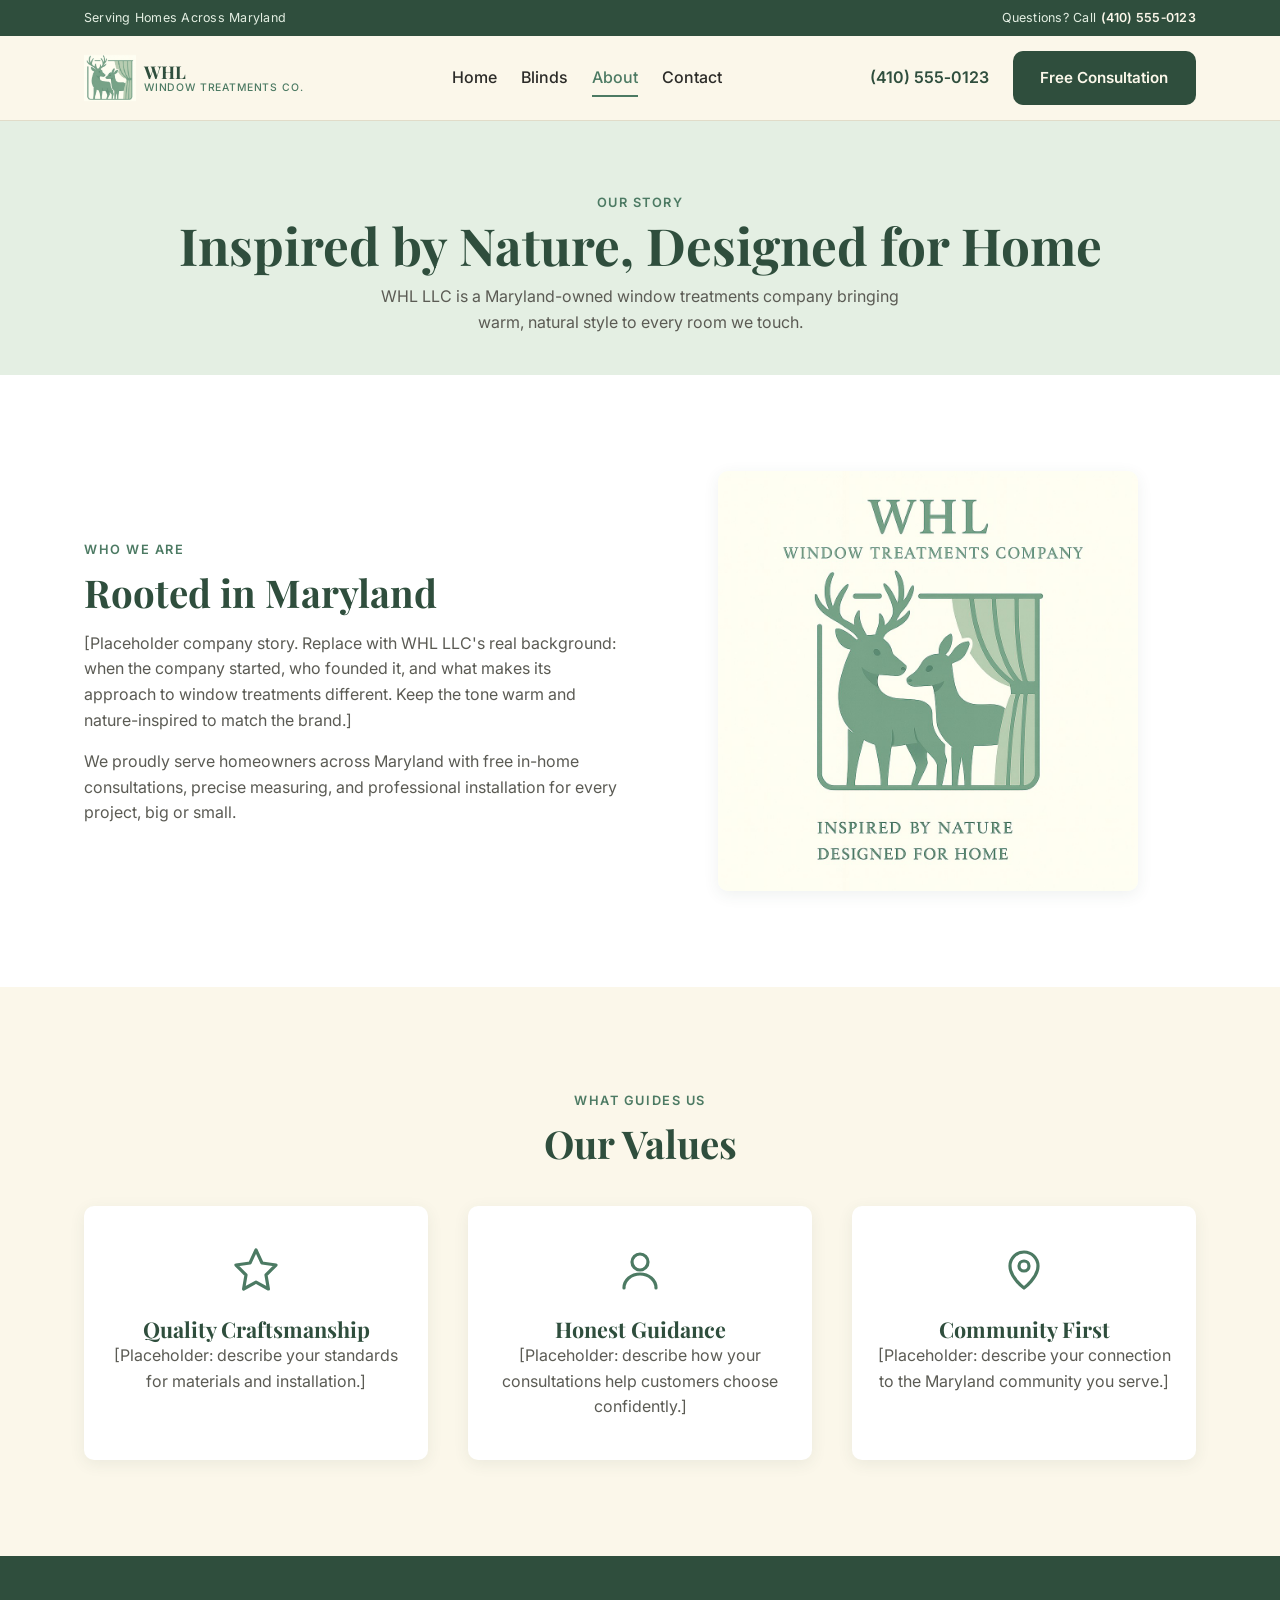
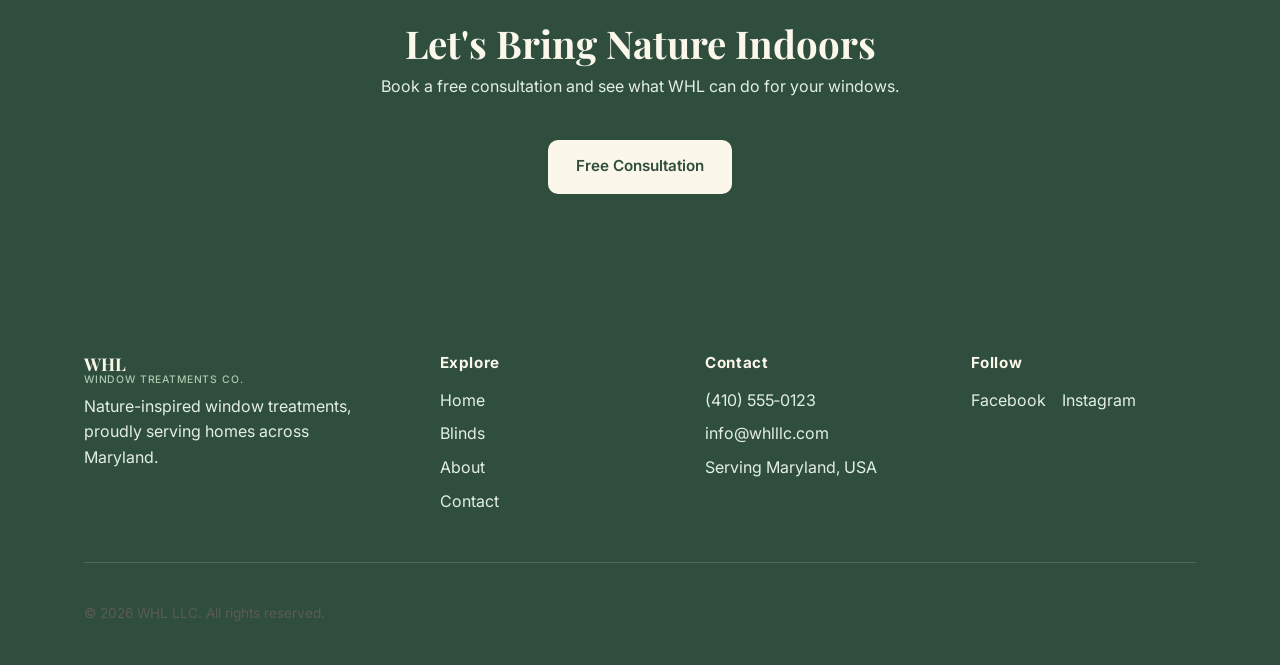
<file: about.html>
<!DOCTYPE html>
<html lang="en">
<head>
  <meta charset="UTF-8" />
  <meta name="viewport" content="width=device-width, initial-scale=1.0" />
  <title>About Us | WHL LLC</title>
  <meta name="description" content="WHL LLC is a Maryland-based window treatments company inspired by nature and designed for home." />

  <link rel="preconnect" href="https://fonts.googleapis.com" />
  <link href="https://fonts.googleapis.com/css2?family=Playfair+Display:wght@700&family=Inter:wght@400;500;600;700&display=swap" rel="stylesheet" />

  <link rel="icon" href="assets/images/logo/whl-icon.png" type="image/png" />
  <link rel="stylesheet" href="css/styles.css" />
</head>
<body>

  <div class="topbar">
    <div class="container topbar__inner">
      <span>Serving Homes Across Maryland</span>
      <span>Questions? Call <a href="tel:+14105550123">(410)&nbsp;555&#8209;0123</a></span>
    </div>
  </div>

  <header class="site-header">
    <div class="container site-header__inner">
      <a href="index.html" class="brand">
        <img src="assets/images/logo/whl-icon.png" alt="WHL LLC logo" />
        <span class="brand-text">WHL<span>Window Treatments Co.</span></span>
      </a>
      <nav class="main-nav" data-open="false">
        <ul>
          <li><a href="index.html">Home</a></li>
          <li><a href="products.html">Blinds</a></li>
          <li><a href="about.html">About</a></li>
          <li><a href="contact.html">Contact</a></li>
        </ul>
        <a href="mailto:info@whlllc.com?subject=Free%20Consultation%20Request" class="btn btn--primary nav-cta-mobile">Free Consultation</a>
      </nav>
      <div class="header-actions">
        <a href="tel:+14105550123" class="header-phone">(410)&nbsp;555&#8209;0123</a>
        <a href="mailto:info@whlllc.com?subject=Free%20Consultation%20Request" class="btn btn--primary">Free Consultation</a>
        <button type="button" class="nav-toggle" aria-label="Toggle navigation" aria-expanded="false">
          <svg viewBox="0 0 24 24" fill="none" stroke="currentColor" stroke-width="2" stroke-linecap="round">
            <line x1="3" y1="6" x2="21" y2="6" /><line x1="3" y1="12" x2="21" y2="12" /><line x1="3" y1="18" x2="21" y2="18" />
          </svg>
        </button>
      </div>
    </div>
  </header>

  <main>

    <section class="page-header">
      <div class="container">
        <p class="eyebrow">Our Story</p>
        <h1>Inspired by Nature, Designed for Home</h1>
        <p>WHL LLC is a Maryland-owned window treatments company bringing warm, natural style to every room we touch.</p>
      </div>
    </section>

    <section class="section section--white">
      <div class="container grid grid--2 grid--middle">
        <div class="text-stack">
          <p class="eyebrow">Who We Are</p>
          <h2>Rooted in Maryland</h2>
          <p>
            [Placeholder company story. Replace with WHL LLC's real background:
            when the company started, who founded it, and what makes its
            approach to window treatments different. Keep the tone warm and
            nature-inspired to match the brand.]
          </p>
          <p>
            We proudly serve homeowners across Maryland with free in-home
            consultations, precise measuring, and professional installation
            for every project, big or small.
          </p>
        </div>
        <div>
          <img src="assets/images/logo/whl-logo-full.jpg" alt="WHL LLC logo: a deer and fawn beside a curtained window, with the tagline Inspired by Nature, Designed for Home" class="framed-image" />
        </div>
      </div>
    </section>

    <section class="section">
      <div class="container">
        <div class="section-heading">
          <p class="eyebrow">What Guides Us</p>
          <h2>Our Values</h2>
        </div>
        <div class="grid grid--3">
          <div class="card tile-card">
            <svg class="tile-card__icon" viewBox="0 0 24 24" fill="none" stroke="currentColor" stroke-width="1.6" stroke-linecap="round" stroke-linejoin="round">
              <path d="M12 2l3 6.5 7 1-5 5 1.2 7-6.2-3.4L5.8 21.5 7 14.5l-5-5 7-1z" />
            </svg>
            <h3>Quality Craftsmanship</h3>
            <p>[Placeholder: describe your standards for materials and installation.]</p>
          </div>
          <div class="card tile-card">
            <svg class="tile-card__icon" viewBox="0 0 24 24" fill="none" stroke="currentColor" stroke-width="1.6" stroke-linecap="round" stroke-linejoin="round">
              <circle cx="12" cy="8" r="4" /><path d="M4 21c0-3.9 3.6-7 8-7s8 3.1 8 7" />
            </svg>
            <h3>Honest Guidance</h3>
            <p>[Placeholder: describe how your consultations help customers choose confidently.]</p>
          </div>
          <div class="card tile-card">
            <svg class="tile-card__icon" viewBox="0 0 24 24" fill="none" stroke="currentColor" stroke-width="1.6" stroke-linecap="round" stroke-linejoin="round">
              <path d="M12 21s-7-5.2-7-11a7 7 0 1 1 14 0c0 5.8-7 11-7 11z" /><circle cx="12" cy="10" r="2.5" />
            </svg>
            <h3>Community First</h3>
            <p>[Placeholder: describe your connection to the Maryland community you serve.]</p>
          </div>
        </div>
      </div>
    </section>

    <section class="cta-band">
      <div class="container">
        <h2>Let's Bring Nature Indoors</h2>
        <p>Book a free consultation and see what WHL can do for your windows.</p>
        <a href="mailto:info@whlllc.com?subject=Free%20Consultation%20Request" class="btn btn--light">Free Consultation</a>
      </div>
    </section>

  </main>

  <footer class="site-footer">
    <div class="container">
      <div class="footer-grid">
        <div class="footer-brand">
          <div class="brand-text">WHL <span>Window Treatments Co.</span></div>
          <p>Nature-inspired window treatments, proudly serving homes across Maryland.</p>
        </div>
        <div>
          <h4>Explore</h4>
          <ul>
            <li><a href="index.html">Home</a></li>
            <li><a href="products.html">Blinds</a></li>
            <li><a href="about.html">About</a></li>
            <li><a href="contact.html">Contact</a></li>
          </ul>
        </div>
        <div>
          <h4>Contact</h4>
          <ul>
            <li><a href="tel:+14105550123">(410)&nbsp;555&#8209;0123</a></li>
            <li><a href="mailto:info@whlllc.com">info@whlllc.com</a></li>
            <li>Serving Maryland, USA</li>
          </ul>
        </div>
        <div>
          <h4>Follow</h4>
          <ul class="social-links">
            <li><a href="#" aria-label="Facebook">Facebook</a></li>
            <li><a href="#" aria-label="Instagram">Instagram</a></li>
          </ul>
        </div>
      </div>
      <div class="footer-bottom">
        <p>&copy; 2026 WHL LLC. All rights reserved.</p>
      </div>
    </div>
  </footer>

  <script src="js/main.js"></script>
</body>
</html>
</file>
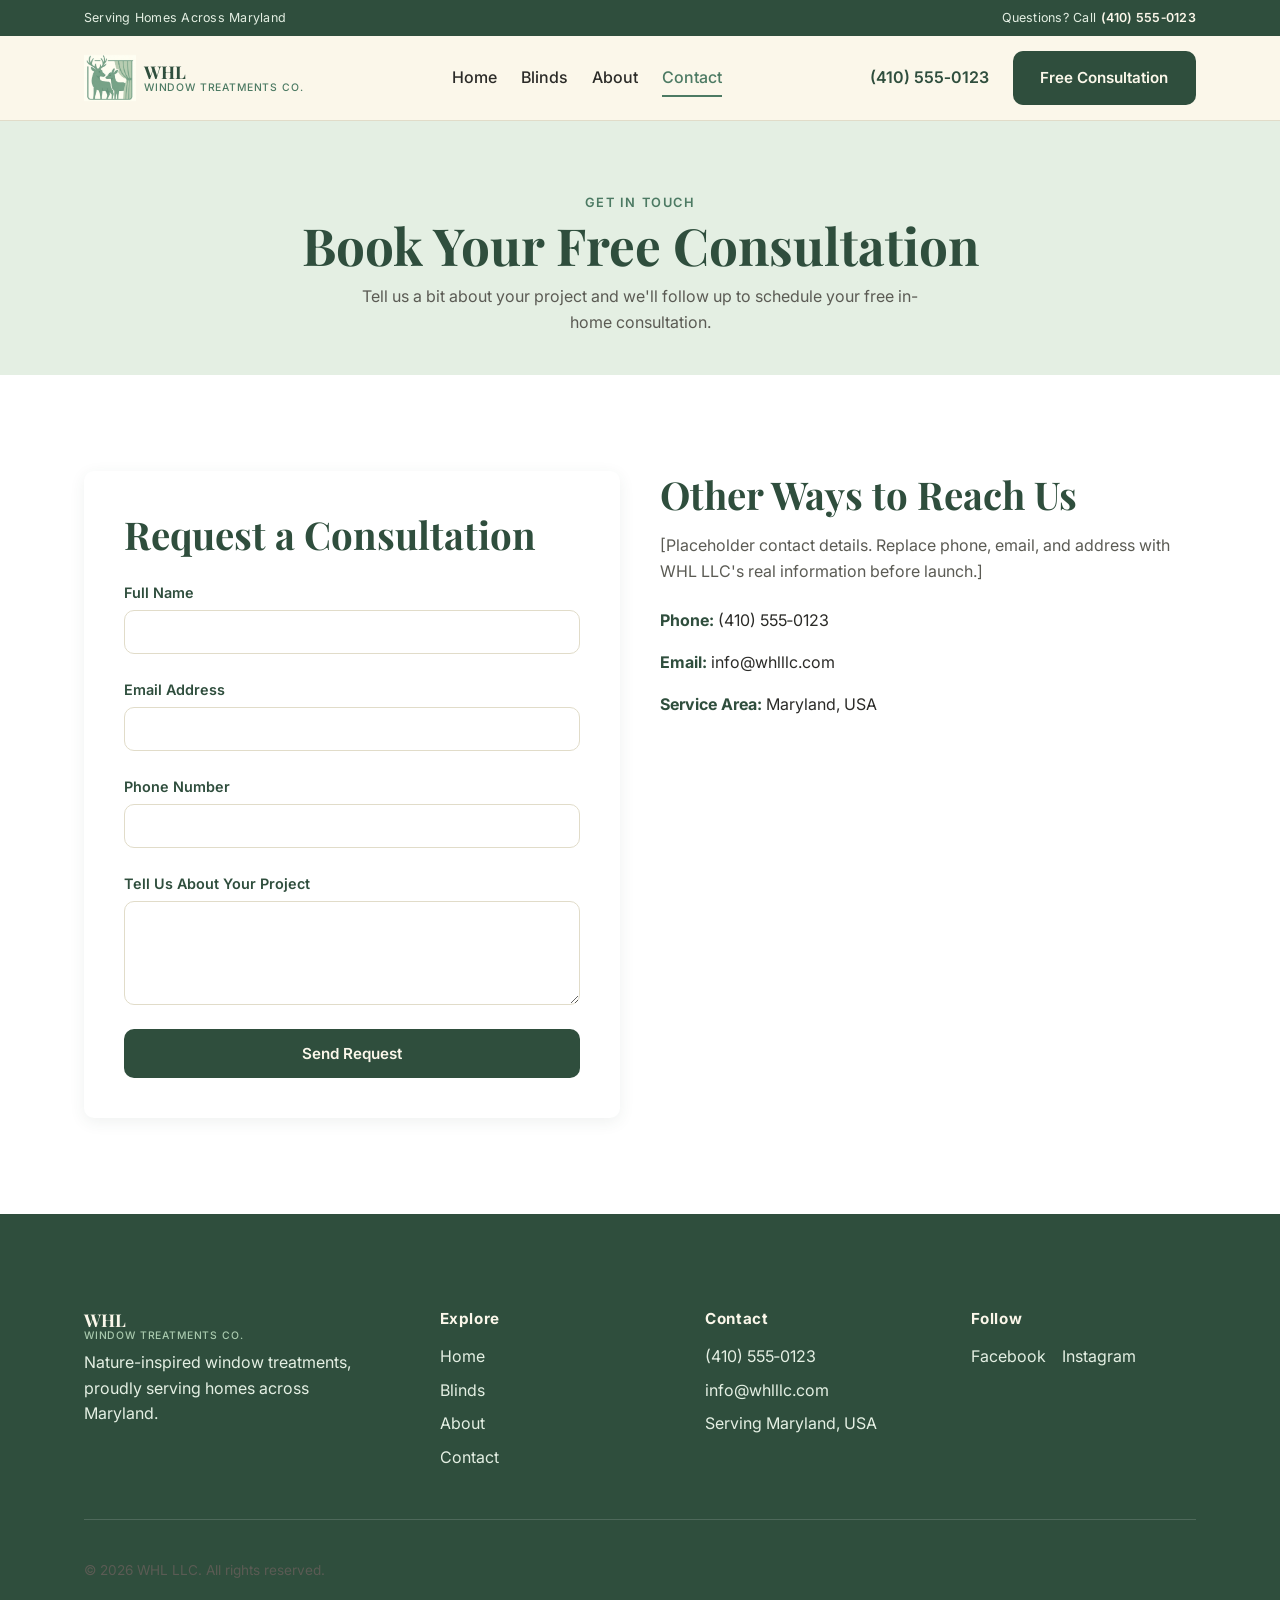
<file: contact.html>
<!DOCTYPE html>
<html lang="en">
<head>
  <meta charset="UTF-8" />
  <meta name="viewport" content="width=device-width, initial-scale=1.0" />
  <title>Contact &amp; Free Consultation | WHL LLC</title>
  <meta name="description" content="Book a free consultation with WHL LLC or reach out with questions about our Maryland window treatment services." />

  <link rel="preconnect" href="https://fonts.googleapis.com" />
  <link href="https://fonts.googleapis.com/css2?family=Playfair+Display:wght@700&family=Inter:wght@400;500;600;700&display=swap" rel="stylesheet" />

  <link rel="icon" href="assets/images/logo/whl-icon.png" type="image/png" />
  <link rel="stylesheet" href="css/styles.css" />
</head>
<body>

  <div class="topbar">
    <div class="container topbar__inner">
      <span>Serving Homes Across Maryland</span>
      <span>Questions? Call <a href="tel:+14105550123">(410)&nbsp;555&#8209;0123</a></span>
    </div>
  </div>

  <header class="site-header">
    <div class="container site-header__inner">
      <a href="index.html" class="brand">
        <img src="assets/images/logo/whl-icon.png" alt="WHL LLC logo" />
        <span class="brand-text">WHL<span>Window Treatments Co.</span></span>
      </a>
      <nav class="main-nav" data-open="false">
        <ul>
          <li><a href="index.html">Home</a></li>
          <li><a href="products.html">Blinds</a></li>
          <li><a href="about.html">About</a></li>
          <li><a href="contact.html">Contact</a></li>
        </ul>
        <a href="mailto:info@whlllc.com?subject=Free%20Consultation%20Request" class="btn btn--primary nav-cta-mobile">Free Consultation</a>
      </nav>
      <div class="header-actions">
        <a href="tel:+14105550123" class="header-phone">(410)&nbsp;555&#8209;0123</a>
        <a href="mailto:info@whlllc.com?subject=Free%20Consultation%20Request" class="btn btn--primary">Free Consultation</a>
        <button type="button" class="nav-toggle" aria-label="Toggle navigation" aria-expanded="false">
          <svg viewBox="0 0 24 24" fill="none" stroke="currentColor" stroke-width="2" stroke-linecap="round">
            <line x1="3" y1="6" x2="21" y2="6" /><line x1="3" y1="12" x2="21" y2="12" /><line x1="3" y1="18" x2="21" y2="18" />
          </svg>
        </button>
      </div>
    </div>
  </header>

  <main>

    <section class="page-header">
      <div class="container">
        <p class="eyebrow">Get In Touch</p>
        <h1>Book Your Free Consultation</h1>
        <p>Tell us a bit about your project and we'll follow up to schedule your free in-home consultation.</p>
      </div>
    </section>

    <section class="section section--white">
      <div class="container grid grid--2">

        <!--
          This form has no backend. Submitting it opens the visitor's email
          client with the message pre-filled (handled by setupContactForm()
          in js/main.js). This is a zero-setup placeholder for launch: see
          docs/README.md, "Replacing the consultation email", for how to
          connect a real form service later.
        -->
        <div class="card form-card">
          <h2>Request a Consultation</h2>
          <form id="contact-form">
            <div class="form-field">
              <label for="name">Full Name</label>
              <input type="text" id="name" name="name" required />
            </div>
            <div class="form-field">
              <label for="email">Email Address</label>
              <input type="email" id="email" name="email" required />
            </div>
            <div class="form-field">
              <label for="phone">Phone Number</label>
              <input type="tel" id="phone" name="phone" />
            </div>
            <div class="form-field">
              <label for="message">Tell Us About Your Project</label>
              <textarea id="message" name="message" rows="4"></textarea>
            </div>
            <button type="submit" class="btn btn--primary btn--block">Send Request</button>
          </form>
        </div>

        <div class="contact-info">
          <h2>Other Ways to Reach Us</h2>
          <p>
            [Placeholder contact details. Replace phone, email, and address
            with WHL LLC's real information before launch.]
          </p>
          <ul>
            <li><strong>Phone:</strong> <a href="tel:+14105550123">(410)&nbsp;555&#8209;0123</a></li>
            <li><strong>Email:</strong> <a href="mailto:info@whlllc.com">info@whlllc.com</a></li>
            <li><strong>Service Area:</strong> Maryland, USA</li>
          </ul>
        </div>

      </div>
    </section>

  </main>

  <footer class="site-footer">
    <div class="container">
      <div class="footer-grid">
        <div class="footer-brand">
          <div class="brand-text">WHL <span>Window Treatments Co.</span></div>
          <p>Nature-inspired window treatments, proudly serving homes across Maryland.</p>
        </div>
        <div>
          <h4>Explore</h4>
          <ul>
            <li><a href="index.html">Home</a></li>
            <li><a href="products.html">Blinds</a></li>
            <li><a href="about.html">About</a></li>
            <li><a href="contact.html">Contact</a></li>
          </ul>
        </div>
        <div>
          <h4>Contact</h4>
          <ul>
            <li><a href="tel:+14105550123">(410)&nbsp;555&#8209;0123</a></li>
            <li><a href="mailto:info@whlllc.com">info@whlllc.com</a></li>
            <li>Serving Maryland, USA</li>
          </ul>
        </div>
        <div>
          <h4>Follow</h4>
          <ul class="social-links">
            <li><a href="#" aria-label="Facebook">Facebook</a></li>
            <li><a href="#" aria-label="Instagram">Instagram</a></li>
          </ul>
        </div>
      </div>
      <div class="footer-bottom">
        <p>&copy; 2026 WHL LLC. All rights reserved.</p>
      </div>
    </div>
  </footer>

  <script src="js/main.js"></script>
</body>
</html>
</file>
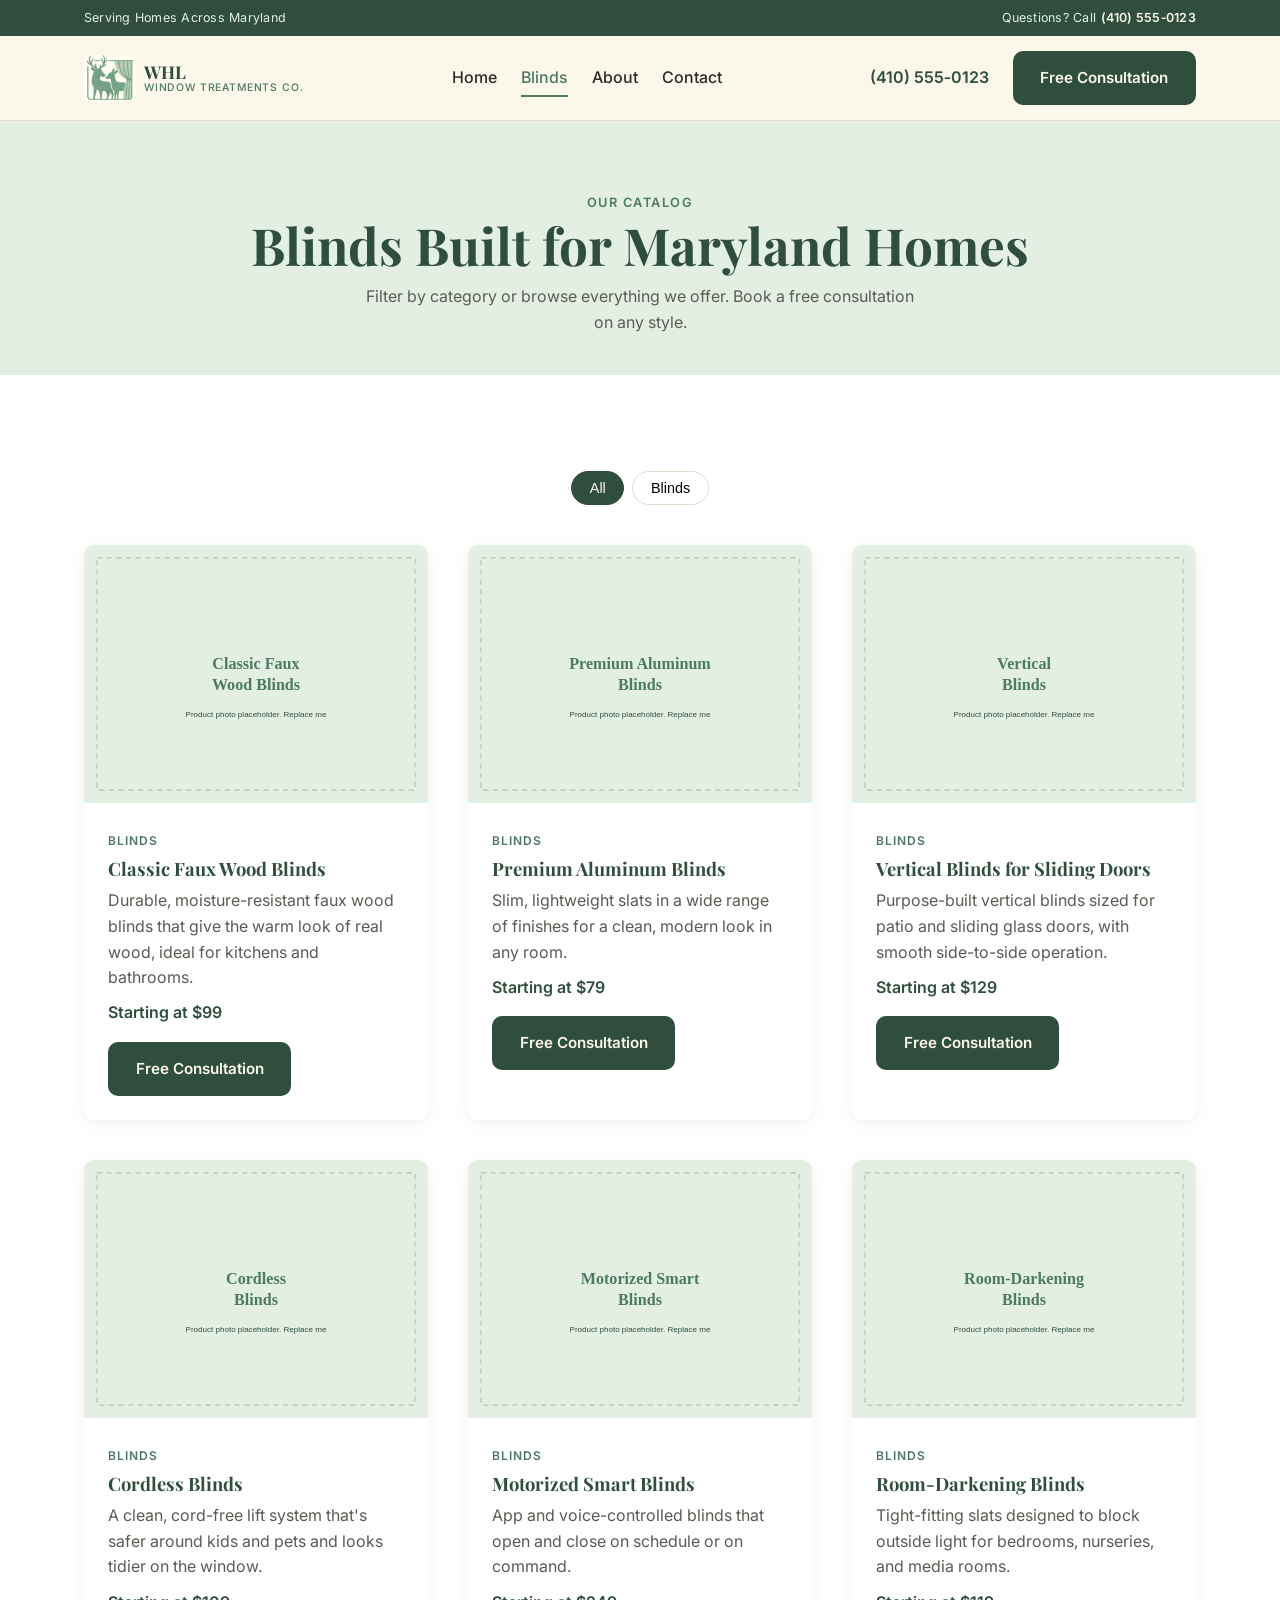
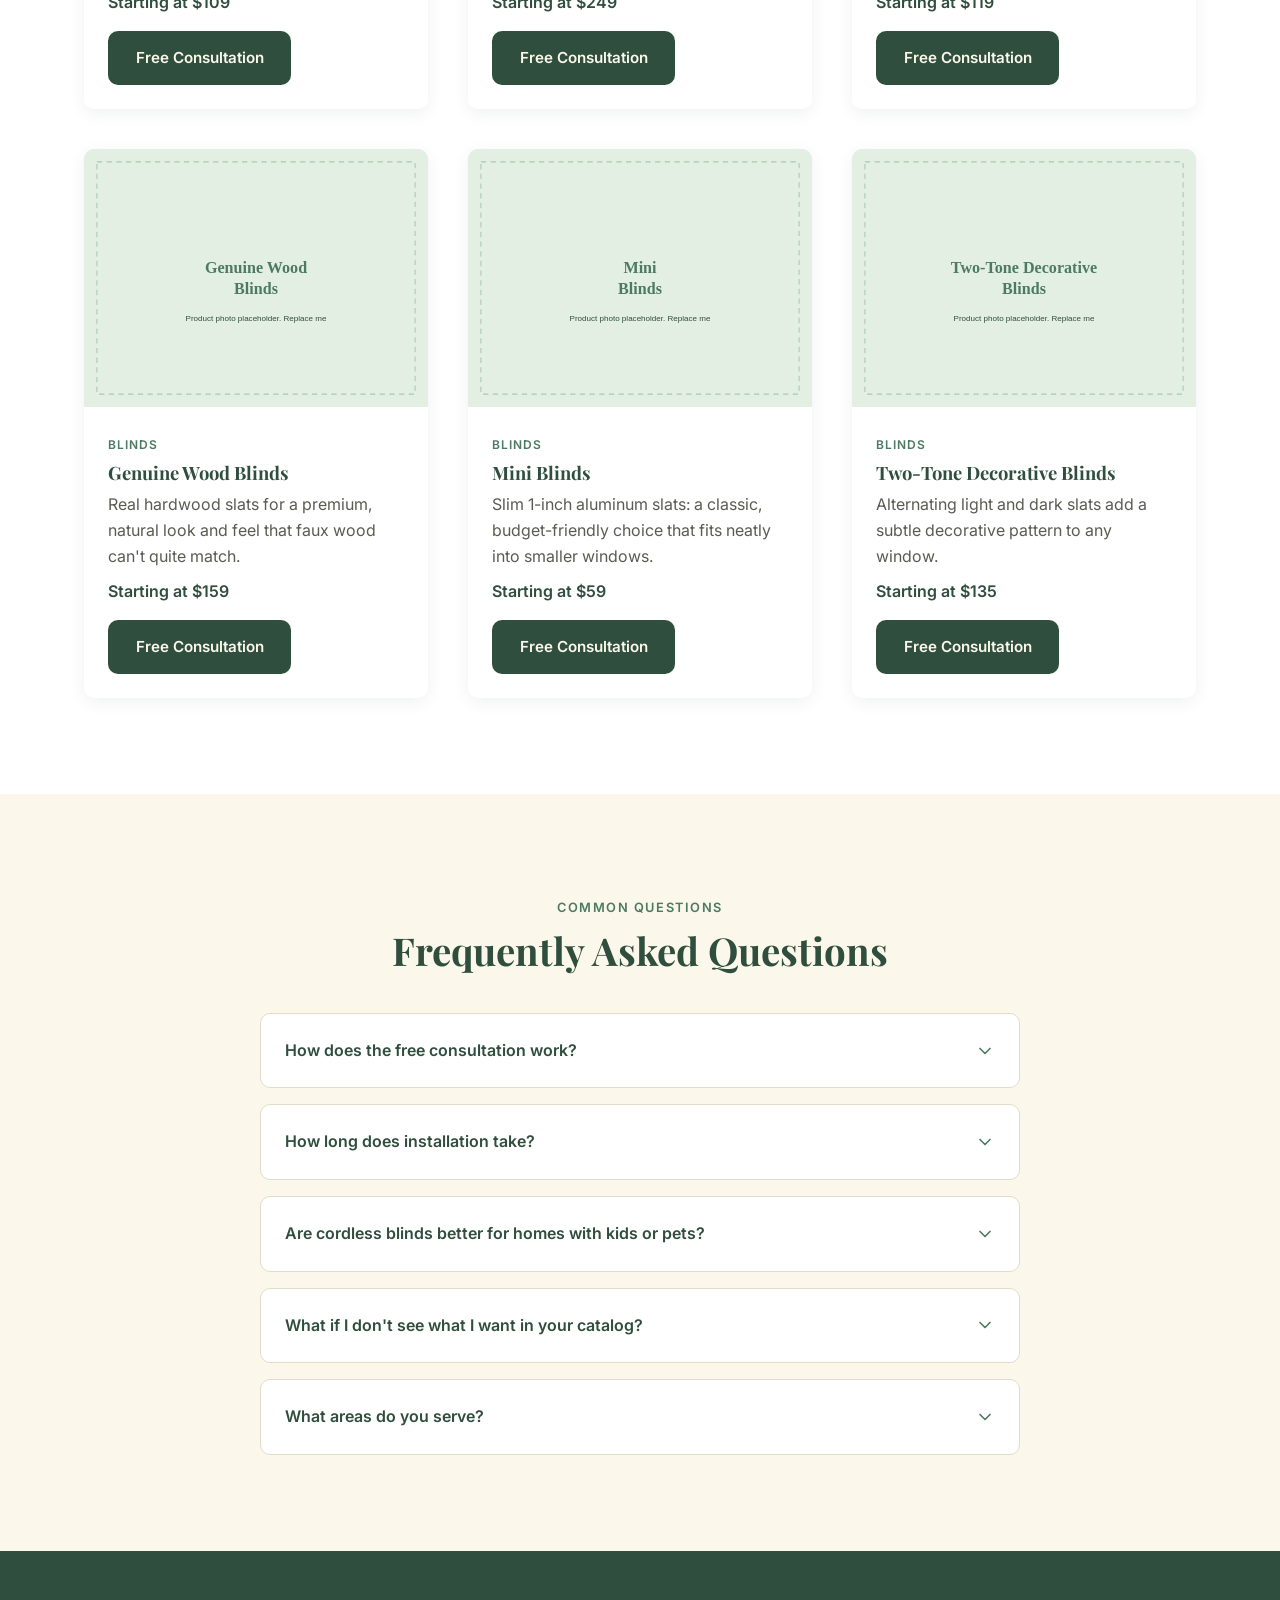
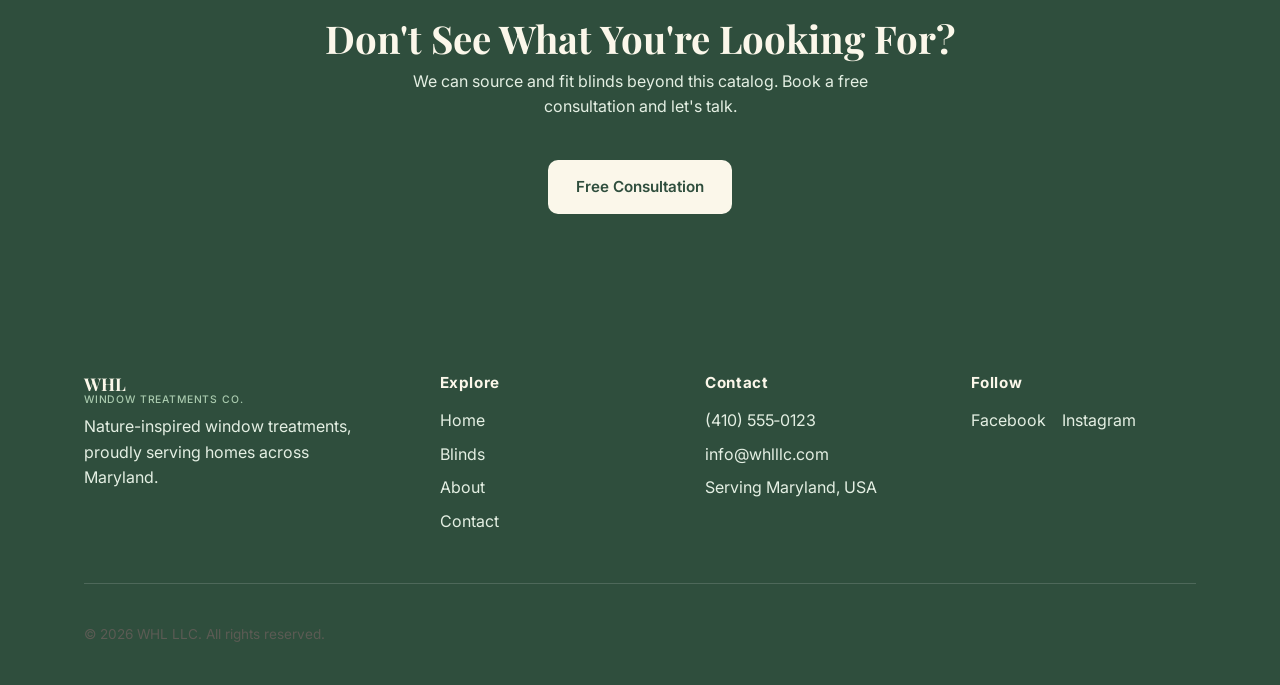
<file: products.html>
<!DOCTYPE html>
<html lang="en">
<head>
  <meta charset="UTF-8" />
  <meta name="viewport" content="width=device-width, initial-scale=1.0" />
  <title>Blinds Catalog | WHL LLC</title>
  <meta name="description" content="Browse WHL LLC's full catalog of custom blinds, and book a free consultation to get started." />

  <link rel="preconnect" href="https://fonts.googleapis.com" />
  <link href="https://fonts.googleapis.com/css2?family=Playfair+Display:wght@700&family=Inter:wght@400;500;600;700&display=swap" rel="stylesheet" />

  <link rel="icon" href="assets/images/logo/whl-icon.png" type="image/png" />
  <link rel="stylesheet" href="css/styles.css" />
</head>
<body>

  <div class="topbar">
    <div class="container topbar__inner">
      <span>Serving Homes Across Maryland</span>
      <span>Questions? Call <a href="tel:+14105550123">(410)&nbsp;555&#8209;0123</a></span>
    </div>
  </div>

  <header class="site-header">
    <div class="container site-header__inner">
      <a href="index.html" class="brand">
        <img src="assets/images/logo/whl-icon.png" alt="WHL LLC logo" />
        <span class="brand-text">WHL<span>Window Treatments Co.</span></span>
      </a>
      <nav class="main-nav" data-open="false">
        <ul>
          <li><a href="index.html">Home</a></li>
          <li><a href="products.html">Blinds</a></li>
          <li><a href="about.html">About</a></li>
          <li><a href="contact.html">Contact</a></li>
        </ul>
        <a href="mailto:info@whlllc.com?subject=Free%20Consultation%20Request" class="btn btn--primary nav-cta-mobile">Free Consultation</a>
      </nav>
      <div class="header-actions">
        <a href="tel:+14105550123" class="header-phone">(410)&nbsp;555&#8209;0123</a>
        <a href="mailto:info@whlllc.com?subject=Free%20Consultation%20Request" class="btn btn--primary">Free Consultation</a>
        <button type="button" class="nav-toggle" aria-label="Toggle navigation" aria-expanded="false">
          <svg viewBox="0 0 24 24" fill="none" stroke="currentColor" stroke-width="2" stroke-linecap="round">
            <line x1="3" y1="6" x2="21" y2="6" /><line x1="3" y1="12" x2="21" y2="12" /><line x1="3" y1="18" x2="21" y2="18" />
          </svg>
        </button>
      </div>
    </div>
  </header>

  <main>

    <section class="page-header">
      <div class="container">
        <p class="eyebrow">Our Catalog</p>
        <h1>Blinds Built for Maryland Homes</h1>
        <p>Filter by category or browse everything we offer. Book a free consultation on any style.</p>
      </div>
    </section>

    <!--
      Full catalog. Rendered entirely by js/products.js from
      data/products.json: #filter-bar gets one button per category
      found in the JSON, and #product-grid gets one card per product.
      To add/remove a product or category, edit the JSON file only.
      See docs/ADDING_PRODUCTS.md.
    -->
    <section class="section section--white">
      <div class="container">
        <div id="filter-bar" class="filter-bar"></div>
        <div id="product-grid" class="grid grid--3">
          <p class="empty-state">Loading products&hellip;</p>
        </div>
      </div>
    </section>

    <!--
      FAQ. Plain HTML <details>/<summary> elements, no JavaScript needed
      (they're natively expandable and keyboard/screen-reader friendly).
      These are general starter questions; edit the answers once Louis
      confirms specifics like exact measuring/installation process,
      warranty terms, and service-area boundaries. See docs/README.md,
      "Editing the FAQ".
    -->
    <section class="section">
      <div class="container">
        <div class="section-heading">
          <p class="eyebrow">Common Questions</p>
          <h2>Frequently Asked Questions</h2>
        </div>
        <div class="faq-list">
          <details class="faq-item">
            <summary class="faq-item__question">
              How does the free consultation work?
              <svg class="faq-item__chevron" viewBox="0 0 24 24" fill="none" stroke="currentColor" stroke-width="2" stroke-linecap="round" stroke-linejoin="round"><polyline points="6 9 12 15 18 9" /></svg>
            </summary>
            <p class="faq-item__answer">We visit your home, measure your windows, and walk through your options in person, so there's no guesswork about fit or style. It's free and there's no obligation to buy.</p>
          </details>
          <details class="faq-item">
            <summary class="faq-item__question">
              How long does installation take?
              <svg class="faq-item__chevron" viewBox="0 0 24 24" fill="none" stroke="currentColor" stroke-width="2" stroke-linecap="round" stroke-linejoin="round"><polyline points="6 9 12 15 18 9" /></svg>
            </summary>
            <p class="faq-item__answer">Most homes are completed in a single visit. Exact timing depends on how many windows are involved; we'll give you an estimate during your consultation.</p>
          </details>
          <details class="faq-item">
            <summary class="faq-item__question">
              Are cordless blinds better for homes with kids or pets?
              <svg class="faq-item__chevron" viewBox="0 0 24 24" fill="none" stroke="currentColor" stroke-width="2" stroke-linecap="round" stroke-linejoin="round"><polyline points="6 9 12 15 18 9" /></svg>
            </summary>
            <p class="faq-item__answer">Yes. Cordless lift systems remove dangling cords entirely, which most families and pet owners prefer over traditional corded blinds.</p>
          </details>
          <details class="faq-item">
            <summary class="faq-item__question">
              What if I don't see what I want in your catalog?
              <svg class="faq-item__chevron" viewBox="0 0 24 24" fill="none" stroke="currentColor" stroke-width="2" stroke-linecap="round" stroke-linejoin="round"><polyline points="6 9 12 15 18 9" /></svg>
            </summary>
            <p class="faq-item__answer">The catalog above shows our most popular styles, but we can source and fit other options too. Book a free consultation and let's talk about what you have in mind.</p>
          </details>
          <details class="faq-item">
            <summary class="faq-item__question">
              What areas do you serve?
              <svg class="faq-item__chevron" viewBox="0 0 24 24" fill="none" stroke="currentColor" stroke-width="2" stroke-linecap="round" stroke-linejoin="round"><polyline points="6 9 12 15 18 9" /></svg>
            </summary>
            <p class="faq-item__answer">We serve homes across Maryland. Reach out and we can confirm whether we cover your specific area.</p>
          </details>
        </div>
      </div>
    </section>

    <section class="cta-band">
      <div class="container">
        <h2>Don't See What You're Looking For?</h2>
        <p>We can source and fit blinds beyond this catalog. Book a free consultation and let's talk.</p>
        <a href="mailto:info@whlllc.com?subject=Free%20Consultation%20Request" class="btn btn--light">Free Consultation</a>
      </div>
    </section>

  </main>

  <footer class="site-footer">
    <div class="container">
      <div class="footer-grid">
        <div class="footer-brand">
          <div class="brand-text">WHL <span>Window Treatments Co.</span></div>
          <p>Nature-inspired window treatments, proudly serving homes across Maryland.</p>
        </div>
        <div>
          <h4>Explore</h4>
          <ul>
            <li><a href="index.html">Home</a></li>
            <li><a href="products.html">Blinds</a></li>
            <li><a href="about.html">About</a></li>
            <li><a href="contact.html">Contact</a></li>
          </ul>
        </div>
        <div>
          <h4>Contact</h4>
          <ul>
            <li><a href="tel:+14105550123">(410)&nbsp;555&#8209;0123</a></li>
            <li><a href="mailto:info@whlllc.com">info@whlllc.com</a></li>
            <li>Serving Maryland, USA</li>
          </ul>
        </div>
        <div>
          <h4>Follow</h4>
          <ul class="social-links">
            <li><a href="#" aria-label="Facebook">Facebook</a></li>
            <li><a href="#" aria-label="Instagram">Instagram</a></li>
          </ul>
        </div>
      </div>
      <div class="footer-bottom">
        <p>&copy; 2026 WHL LLC. All rights reserved.</p>
      </div>
    </div>
  </footer>

  <script src="js/main.js"></script>
  <script src="js/products.js"></script>
</body>
</html>
</file>
<file: css/styles.css>
/* =========================================================================
   WHL LLC Stylesheet
   -------------------------------------------------------------------------
   How this file is organized (search for these headers):
     1. Design tokens (colors, fonts, spacing). Edit brand look here
     2. Reset & base element styles
     3. Layout helpers (container, section spacing, grid)
     4. Header / navigation
     5. Buttons & form elements
     6. Hero banner
     7. Cards (product cards, tile cards)
     8. Process steps / trust strip / testimonials
     9. Footer
    10. One-off page components (About/Contact specifics)
    11. Responsive breakpoints

   This is one shared stylesheet used by every page (index, products, about,
   contact) so a change here updates the whole site at once.
   ========================================================================= */

/* -------------------------------------------------------------------------
   1. Design tokens
   Change these variables to re-theme the entire site. They come from the
   WHL logo: cream background, sage/forest greens.
   ------------------------------------------------------------------------- */
:root {
  /* Brand colors */
  --color-cream: #fbf7ea;
  --color-white: #ffffff;
  --color-sage: #a9caae;
  --color-sage-light: #e4efe3;
  --color-forest: #4c7a63;
  --color-deep: #2f4e3d;
  --color-text: #2b2b28;
  --color-text-muted: #5b5b54;
  --color-border: #e1dcc9;

  /* Typography */
  --font-heading: "Playfair Display", Georgia, "Times New Roman", serif;
  --font-body: "Inter", -apple-system, BlinkMacSystemFont, "Segoe UI",
    Roboto, Helvetica, Arial, sans-serif;

  /* Spacing scale */
  --space-xs: 0.5rem;
  --space-sm: 1rem;
  --space-md: 1.5rem;
  --space-lg: 2.5rem;
  --space-xl: 4rem;
  --space-2xl: 6rem;

  /* Layout */
  --container-width: 1160px;
  --radius: 10px;
  --shadow-card: 0 4px 16px rgba(47, 78, 61, 0.08);
  --shadow-hover: 0 10px 28px rgba(47, 78, 61, 0.16);
  --header-height: 84px;
}

/* -------------------------------------------------------------------------
   2. Reset & base element styles
   ------------------------------------------------------------------------- */
* {
  margin: 0;
  padding: 0;
  box-sizing: border-box;
}

html {
  scroll-behavior: smooth;
}

body {
  font-family: var(--font-body);
  color: var(--color-text);
  background-color: var(--color-cream);
  line-height: 1.6;
  -webkit-font-smoothing: antialiased;
  /* Safety net against any element that miscalculates its width on a
     narrow phone screen and pokes past the viewport edge. */
  overflow-x: hidden;
}

img {
  max-width: 100%;
  display: block;
}

a {
  color: inherit;
  text-decoration: none;
}

ul {
  list-style: none;
}

h1,
h2,
h3,
h4 {
  font-family: var(--font-heading);
  color: var(--color-deep);
  line-height: 1.2;
  font-weight: 700;
}

h1 {
  font-size: clamp(2.25rem, 4vw, 3.25rem);
}

h2 {
  font-size: clamp(1.75rem, 3vw, 2.5rem);
}

h3 {
  font-size: 1.35rem;
}

p {
  color: var(--color-text-muted);
}

/* Utility: visually-hidden but still readable by screen readers */
.visually-hidden {
  position: absolute;
  width: 1px;
  height: 1px;
  overflow: hidden;
  clip: rect(0, 0, 0, 0);
  white-space: nowrap;
}

/* -------------------------------------------------------------------------
   3. Layout helpers
   ------------------------------------------------------------------------- */
.container {
  width: 100%;
  max-width: var(--container-width);
  margin: 0 auto;
  padding: 0 var(--space-md);
}

.section {
  padding: var(--space-2xl) 0;
}

.section--tight {
  padding: var(--space-xl) 0;
}

.section--white {
  background-color: var(--color-white);
}

.section-heading {
  text-align: center;
  max-width: 640px;
  margin: 0 auto var(--space-lg);
}

.section-heading p {
  margin-top: var(--space-xs);
}

.eyebrow {
  display: inline-block;
  font-family: var(--font-body);
  font-size: 0.8rem;
  font-weight: 600;
  letter-spacing: 0.12em;
  text-transform: uppercase;
  color: var(--color-forest);
  margin-bottom: var(--space-xs);
}

.grid {
  display: grid;
  gap: var(--space-lg);
}

.grid--2 {
  grid-template-columns: repeat(2, 1fr);
}

.grid--3 {
  grid-template-columns: repeat(3, 1fr);
}

.grid--4 {
  grid-template-columns: repeat(4, 1fr);
}

/* -------------------------------------------------------------------------
   4. Header / navigation
   ------------------------------------------------------------------------- */

/* Thin utility strip above the header (service area + phone/warranty note) */
.topbar {
  background-color: var(--color-deep);
  color: var(--color-sage-light);
  font-size: 0.78rem;
  letter-spacing: 0.02em;
}

.topbar__inner {
  display: flex;
  justify-content: space-between;
  align-items: center;
  padding: 0.5rem var(--space-md);
  gap: var(--space-sm);
}

.topbar a {
  color: var(--color-cream);
  font-weight: 600;
}

.topbar a:hover {
  text-decoration: underline;
}

.site-header {
  position: sticky;
  top: 0;
  z-index: 100;
  background-color: var(--color-cream);
  border-bottom: 1px solid var(--color-border);
}

.site-header__inner {
  display: flex;
  align-items: center;
  justify-content: space-between;
  height: var(--header-height);
  gap: var(--space-md);
}

.brand {
  display: flex;
  align-items: center;
  gap: var(--space-xs);
  flex-shrink: 0;
}

.brand img {
  height: 52px;
  width: auto;
}

.brand-text {
  font-family: var(--font-heading);
  font-weight: 700;
  font-size: 1.1rem;
  color: var(--color-deep);
  line-height: 1.15;
}

.brand-text span {
  display: block;
  font-family: var(--font-body);
  font-weight: 500;
  font-size: 0.65rem;
  letter-spacing: 0.08em;
  text-transform: uppercase;
  color: var(--color-forest);
}

.main-nav {
  display: flex;
  align-items: center;
  gap: var(--space-lg);
}

.main-nav ul {
  display: flex;
  gap: var(--space-md);
}

.main-nav a {
  font-weight: 500;
  padding: var(--space-xs) 0;
  border-bottom: 2px solid transparent;
  transition: border-color 0.2s ease, color 0.2s ease;
}

.main-nav a:hover,
.main-nav a[aria-current="page"] {
  color: var(--color-forest);
  border-bottom-color: var(--color-forest);
}

.header-actions {
  display: flex;
  align-items: center;
  gap: var(--space-md);
}

.header-phone {
  font-weight: 600;
  color: var(--color-deep);
  white-space: nowrap;
}

.nav-toggle {
  display: none;
  background: none;
  border: none;
  cursor: pointer;
  padding: var(--space-xs);
}

.nav-toggle svg {
  width: 28px;
  height: 28px;
  stroke: var(--color-deep);
}

/* -------------------------------------------------------------------------
   5. Buttons & form elements
   ------------------------------------------------------------------------- */
.btn {
  display: inline-flex;
  align-items: center;
  justify-content: center;
  gap: 0.5rem;
  font-family: var(--font-body);
  font-weight: 600;
  font-size: 0.95rem;
  padding: 0.8rem 1.6rem;
  border-radius: var(--radius);
  border: 2px solid transparent;
  cursor: pointer;
  transition: transform 0.15s ease, box-shadow 0.15s ease,
    background-color 0.15s ease;
  white-space: nowrap;
}

.btn:hover {
  transform: translateY(-1px);
}

.btn--primary {
  background-color: var(--color-deep);
  color: var(--color-cream);
}

.btn--primary:hover {
  background-color: var(--color-forest);
  box-shadow: var(--shadow-hover);
}

.btn--secondary {
  background-color: transparent;
  border-color: var(--color-deep);
  color: var(--color-deep);
}

.btn--secondary:hover {
  background-color: var(--color-deep);
  color: var(--color-cream);
}

.btn--light {
  background-color: var(--color-cream);
  color: var(--color-deep);
}

.btn--light:hover {
  background-color: var(--color-white);
  box-shadow: var(--shadow-hover);
}

.btn--block {
  width: 100%;
}

.form-field {
  display: flex;
  flex-direction: column;
  gap: 0.35rem;
  margin-bottom: var(--space-md);
}

.form-field label {
  font-weight: 600;
  font-size: 0.9rem;
  color: var(--color-deep);
}

.form-field input,
.form-field select,
.form-field textarea {
  font-family: var(--font-body);
  font-size: 1rem;
  padding: 0.7rem 0.9rem;
  border: 1px solid var(--color-border);
  border-radius: var(--radius);
  background-color: var(--color-white);
  color: var(--color-text);
}

.form-field input:focus,
.form-field select:focus,
.form-field textarea:focus {
  outline: 2px solid var(--color-sage);
  outline-offset: 1px;
}

/* -------------------------------------------------------------------------
   6. Hero banner
   ------------------------------------------------------------------------- */
.hero {
  background: linear-gradient(135deg, var(--color-sage-light) 0%, var(--color-cream) 60%);
  overflow: hidden;
}

.hero__inner {
  display: grid;
  grid-template-columns: 1.1fr 1fr;
  align-items: center;
  gap: var(--space-xl);
  padding: var(--space-2xl) 0;
}

.hero__eyebrow {
  color: var(--color-forest);
  font-weight: 600;
  letter-spacing: 0.1em;
  text-transform: uppercase;
  font-size: 0.85rem;
  margin-bottom: var(--space-sm);
}

.hero__title {
  margin-bottom: var(--space-md);
}

.hero__text {
  max-width: 480px;
  margin-bottom: var(--space-lg);
  font-size: 1.05rem;
}

.hero__actions {
  display: flex;
  gap: var(--space-sm);
  flex-wrap: wrap;
}

.hero__media img {
  border-radius: var(--radius);
  box-shadow: var(--shadow-card);
}

/* Big video hero (homepage). The video sits behind everything as a full-
   bleed background; a dark gradient overlay keeps the text readable
   regardless of what's playing underneath. */
.hero--video {
  position: relative;
  min-height: 640px;
  display: flex;
  align-items: center;
  overflow: hidden;
  background-color: var(--color-deep); /* shows briefly while the video loads */
}

.hero__video {
  position: absolute;
  inset: 0;
  width: 100%;
  height: 100%;
  object-fit: cover;
  z-index: 0;
}

.hero__video-overlay {
  position: absolute;
  inset: 0;
  z-index: 1;
  background: linear-gradient(
    100deg,
    rgba(47, 78, 61, 0.82) 0%,
    rgba(47, 78, 61, 0.55) 45%,
    rgba(47, 78, 61, 0.25) 100%
  );
}

.hero--video .container {
  position: relative;
  z-index: 2;
}

.hero__panel {
  max-width: 560px;
  padding: var(--space-lg) 0;
}

.hero--video .hero__eyebrow {
  color: var(--color-sage);
}

.hero--video .hero__title,
.hero--video .hero__title * {
  color: var(--color-cream);
}

.hero--video .hero__text {
  color: var(--color-sage-light);
}

/* -------------------------------------------------------------------------
   Cinematic video interlude (homepage, between "How It Works" and the
   trust strip). A quieter counterpart to the busy top-of-page hero video:
   a large centered quote over a lightly-tinted looping video, with a
   play/pause toggle since auto-looping background motion should always
   be pausable (WCAG 2.2.2).
   ------------------------------------------------------------------------- */
.video-feature {
  position: relative;
  min-height: 60vh;
  display: flex;
  align-items: center;
  justify-content: center;
  overflow: hidden;
  background-color: var(--color-deep);
}

.video-feature__video {
  position: absolute;
  inset: 0;
  width: 100%;
  height: 100%;
  object-fit: cover;
  z-index: 0;
}

.video-feature__overlay {
  position: absolute;
  inset: 0;
  z-index: 1;
  background: linear-gradient(
    to bottom,
    rgba(47, 78, 61, 0.55) 0%,
    rgba(47, 78, 61, 0.35) 40%,
    rgba(47, 78, 61, 0.65) 100%
  );
}

.video-feature__content {
  position: relative;
  z-index: 2;
  text-align: center;
  padding: var(--space-2xl) 0;
}

.video-feature__quote {
  font-family: var(--font-heading);
  font-style: italic;
  font-size: clamp(1.5rem, 3.2vw, 2.4rem);
  color: var(--color-cream);
  max-width: 720px;
  margin: 0 auto var(--space-md);
  line-height: 1.35;
}

.video-feature__credit {
  color: var(--color-sage);
  font-family: var(--font-body);
  font-size: 0.85rem;
  letter-spacing: 0.06em;
  text-transform: uppercase;
}

/* Page header used on non-home pages (products/about/contact) */
.page-header {
  padding: var(--space-xl) 0 var(--space-lg);
  text-align: center;
  background-color: var(--color-sage-light);
}

.page-header p {
  max-width: 560px;
  margin: var(--space-xs) auto 0;
}

/* -------------------------------------------------------------------------
   7. Cards
   ------------------------------------------------------------------------- */
.card {
  background-color: var(--color-white);
  border-radius: var(--radius);
  box-shadow: var(--shadow-card);
  overflow: hidden;
  transition: box-shadow 0.2s ease, transform 0.2s ease;
}

.card:hover {
  box-shadow: var(--shadow-hover);
  transform: translateY(-3px);
}

/* Product card: image + name + description + price + CTAs */
.product-card__image {
  aspect-ratio: 4 / 3;
  width: 100%;
  object-fit: cover;
  background-color: var(--color-sage-light);
}

.product-card__body {
  padding: var(--space-md);
}

.product-card__category {
  font-size: 0.75rem;
  font-weight: 600;
  letter-spacing: 0.08em;
  text-transform: uppercase;
  color: var(--color-forest);
}

.product-card__name {
  margin: 0.35rem 0 0.5rem;
  font-size: 1.15rem;
}

.product-card__price {
  display: block;
  font-weight: 600;
  color: var(--color-deep);
  margin: 0.6rem 0 var(--space-sm);
}

.product-card__actions {
  display: flex;
  gap: var(--space-xs);
}

/* -------------------------------------------------------------------------
   Homepage "Featured Styles" carousel: a horizontally-scrolling row of
   large photo tiles. Each tile always shows its name; hovering (or
   focusing, for keyboard users) reveals a description and two buttons
   over the photo. Used only on the homepage; the full catalog on
   products.html keeps using .product-card instead, which shows price and
   description without needing a hover.
   ------------------------------------------------------------------------- */
.gallery-carousel {
  display: flex;
  align-items: center;
  gap: var(--space-sm);
}

.gallery-track {
  display: flex;
  gap: var(--space-md);
  flex: 1;
  overflow-x: auto;
  scroll-snap-type: x mandatory;
  scroll-behavior: smooth;
  padding-bottom: var(--space-xs);
  scrollbar-width: none; /* Firefox: hide scrollbar, native drag/touch scroll still works */
}

.gallery-track::-webkit-scrollbar {
  display: none; /* Chrome/Safari: same as above */
}

.carousel-arrow {
  flex-shrink: 0;
  width: 44px;
  height: 44px;
  border-radius: 50%;
  border: 1px solid var(--color-border);
  background-color: var(--color-white);
  color: var(--color-deep);
  display: flex;
  align-items: center;
  justify-content: center;
  cursor: pointer;
  transition: background-color 0.15s ease, box-shadow 0.15s ease;
}

.carousel-arrow:hover {
  background-color: var(--color-sage-light);
  box-shadow: var(--shadow-card);
}

.carousel-arrow svg {
  width: 20px;
  height: 20px;
}

.gallery-tile {
  position: relative;
  flex: 0 0 auto;
  width: min(300px, 78vw);
  aspect-ratio: 1 / 1;
  border-radius: var(--radius);
  overflow: hidden;
  box-shadow: var(--shadow-card);
  scroll-snap-align: start;
}

.gallery-tile img {
  position: absolute;
  inset: 0;
  width: 100%;
  height: 100%;
  object-fit: cover;
  transition: transform 0.4s ease;
}

.gallery-tile:hover img,
.gallery-tile:focus-within img {
  transform: scale(1.06);
}

.gallery-tile__overlay {
  position: absolute;
  inset: 0;
  background: linear-gradient(
    to top,
    rgba(47, 78, 61, 0.9) 0%,
    rgba(47, 78, 61, 0.15) 55%,
    rgba(47, 78, 61, 0) 100%
  );
  transition: background-color 0.25s ease;
}

.gallery-tile__content {
  position: absolute;
  left: 0;
  right: 0;
  bottom: 0;
  padding: var(--space-md);
}

.gallery-tile__label {
  font-family: var(--font-heading);
  font-size: 1.2rem;
  color: var(--color-cream);
}

/* Description + buttons: hidden by default, revealed on hover/focus. */
.gallery-tile__hover {
  max-height: 0;
  opacity: 0;
  transform: translateY(8px);
  overflow: hidden;
  transition: opacity 0.25s ease, transform 0.25s ease, max-height 0.25s ease;
}

.gallery-tile:hover .gallery-tile__hover,
.gallery-tile:focus-within .gallery-tile__hover {
  max-height: 160px;
  opacity: 1;
  transform: translateY(0);
}

.gallery-tile__hover p {
  color: var(--color-sage-light);
  font-size: 0.85rem;
  margin: 0.5rem 0 var(--space-sm);
}

.gallery-tile__actions {
  display: flex;
  gap: var(--space-xs);
  flex-wrap: wrap;
}

.gallery-tile__actions .btn {
  padding: 0.55rem 1.1rem;
  font-size: 0.85rem;
}

/* Simple icon/tile card used for "Why choose WHL" and quick-action rows */
.tile-card {
  text-align: center;
  padding: var(--space-lg) var(--space-md);
}

.tile-card__icon {
  width: 48px;
  height: 48px;
  margin: 0 auto var(--space-sm);
  color: var(--color-forest);
}

/* Category filter pills on the products page */
.filter-bar {
  display: flex;
  gap: var(--space-xs);
  flex-wrap: wrap;
  justify-content: center;
  margin-bottom: var(--space-lg);
}

.filter-pill {
  padding: 0.5rem 1.1rem;
  border-radius: 999px;
  border: 1px solid var(--color-border);
  background-color: var(--color-white);
  font-size: 0.9rem;
  font-weight: 500;
  cursor: pointer;
  transition: background-color 0.15s ease, color 0.15s ease;
}

.filter-pill:hover {
  border-color: var(--color-forest);
}

.filter-pill[aria-pressed="true"] {
  background-color: var(--color-deep);
  color: var(--color-cream);
  border-color: var(--color-deep);
}

.empty-state {
  text-align: center;
  padding: var(--space-xl) 0;
  color: var(--color-text-muted);
}

/* -------------------------------------------------------------------------
   8. Process steps / trust strip / testimonials
   ------------------------------------------------------------------------- */
.process-steps {
  display: grid;
  grid-template-columns: repeat(4, 1fr);
  gap: var(--space-md);
  counter-reset: step;
}

.process-step {
  text-align: center;
  position: relative;
}

.process-step__number {
  width: 44px;
  height: 44px;
  display: flex;
  align-items: center;
  justify-content: center;
  margin: 0 auto var(--space-sm);
  border-radius: 50%;
  background-color: var(--color-deep);
  color: var(--color-cream);
  font-family: var(--font-heading);
  font-weight: 700;
}

.trust-strip {
  display: flex;
  justify-content: space-around;
  flex-wrap: wrap;
  gap: var(--space-lg);
  text-align: center;
}

.trust-stat__number {
  font-family: var(--font-heading);
  font-size: 2rem;
  color: var(--color-forest);
}

.trust-stat__label {
  font-size: 0.9rem;
  color: var(--color-text-muted);
}

.testimonial-card {
  padding: var(--space-lg);
}

.testimonial-card__quote {
  font-family: var(--font-heading);
  font-size: 1.1rem;
  color: var(--color-deep);
  margin-bottom: var(--space-sm);
}

.testimonial-card__author {
  font-weight: 600;
  font-size: 0.9rem;
  color: var(--color-text-muted);
}

/* FAQ accordion, built on native <details>/<summary> so it works with
   zero JavaScript (keyboard/screen-reader accessible for free). Used on
   products.html; see docs/README.md, "Editing the FAQ", to edit or add
   questions. */
.faq-list {
  max-width: 760px;
  margin: 0 auto;
  display: flex;
  flex-direction: column;
  gap: var(--space-sm);
}

.faq-item {
  background-color: var(--color-white);
  border: 1px solid var(--color-border);
  border-radius: var(--radius);
  padding: var(--space-sm) var(--space-md);
}

.faq-item__question {
  display: flex;
  align-items: center;
  justify-content: space-between;
  gap: var(--space-sm);
  cursor: pointer;
  font-weight: 600;
  color: var(--color-deep);
  list-style: none;
  padding: var(--space-xs) 0;
}

.faq-item__question::-webkit-details-marker {
  display: none;
}

.faq-item__question .faq-item__chevron {
  flex-shrink: 0;
  width: 20px;
  height: 20px;
  color: var(--color-forest);
  transition: transform 0.2s ease;
}

.faq-item[open] .faq-item__chevron {
  transform: rotate(180deg);
}

.faq-item__answer {
  padding: var(--space-xs) 0 var(--space-sm);
  color: var(--color-text-muted);
}

/* CTA band (used before footer to push "Free Consultation") */
.cta-band {
  background-color: var(--color-deep);
  color: var(--color-cream);
  text-align: center;
  padding: var(--space-xl) 0;
}

.cta-band h2 {
  color: var(--color-cream);
}

.cta-band p {
  color: var(--color-sage-light);
  max-width: 520px;
  margin: var(--space-xs) auto var(--space-lg);
}

/* -------------------------------------------------------------------------
   9. Footer
   ------------------------------------------------------------------------- */
.site-footer {
  background-color: var(--color-deep);
  color: var(--color-sage-light);
  padding: var(--space-2xl) 0 var(--space-lg);
}

.footer-grid {
  display: grid;
  grid-template-columns: 1.4fr 1fr 1fr 1fr;
  gap: var(--space-lg);
  padding-bottom: var(--space-lg);
  border-bottom: 1px solid rgba(255, 255, 255, 0.15);
}

.footer-grid h4 {
  color: var(--color-cream);
  font-family: var(--font-body);
  font-size: 0.95rem;
  letter-spacing: 0.04em;
  margin-bottom: var(--space-sm);
}

.footer-grid ul li {
  margin-bottom: 0.5rem;
}

.footer-grid a:hover {
  color: var(--color-white);
  text-decoration: underline;
}

.footer-brand p {
  color: var(--color-sage-light);
  max-width: 280px;
  margin-top: var(--space-xs);
}

.footer-bottom {
  display: flex;
  justify-content: space-between;
  align-items: center;
  flex-wrap: wrap;
  gap: var(--space-sm);
  padding-top: var(--space-lg);
  font-size: 0.85rem;
}

.social-links {
  display: flex;
  gap: var(--space-sm);
}

/* -------------------------------------------------------------------------
   10. One-off page components
   Small, page-specific classes that replace inline styles, keeping all
   presentation in this one file (see docs/ARCHITECTURE.md).
   ------------------------------------------------------------------------- */

/* Footer wordmark: reuses .brand-text but recolored for the dark footer
   background (index/products/about/contact footers all use this). */
.footer-brand .brand-text {
  color: var(--color-cream);
}

.footer-brand .brand-text span {
  color: var(--color-sage);
}

/* Centers a single call-to-action link/button below a section
   (used under the homepage's featured styles carousel). */
.centered-action {
  text-align: center;
  margin-top: var(--space-lg);
}

/* Vertically centers a two-column grid's content (About page intro). */
.grid--middle {
  align-items: center;
}

/* Adds spacing above body paragraphs that follow a heading, and
   between consecutive paragraphs (About page intro text). */
.text-stack h2 + p,
.text-stack p + p {
  margin-top: var(--space-sm);
}

/* A photo styled like a framed card: rounded corners, shadow, capped
   width, centered (About page logo/photo). */
.framed-image {
  border-radius: var(--radius);
  box-shadow: var(--shadow-card);
  max-width: 420px;
  margin: 0 auto;
  display: block;
}

/* A .card used to hold a form, with its own padding (Contact page). */
.form-card {
  padding: var(--space-lg);
}

.form-card h2 {
  margin-bottom: var(--space-md);
}

/* The "Other Ways to Reach Us" contact list (Contact page). */
.contact-info p {
  margin-top: var(--space-sm);
}

.contact-info ul {
  margin-top: var(--space-md);
  display: flex;
  flex-direction: column;
  gap: var(--space-sm);
}

.contact-info strong {
  color: var(--color-deep);
}

/* -------------------------------------------------------------------------
   11. Responsive breakpoints
   ------------------------------------------------------------------------- */
@media (max-width: 960px) {
  .grid--4 {
    grid-template-columns: repeat(2, 1fr);
  }

  .grid--3 {
    grid-template-columns: repeat(2, 1fr);
  }

  .process-steps {
    grid-template-columns: repeat(2, 1fr);
    gap: var(--space-lg);
  }

  .footer-grid {
    grid-template-columns: 1fr 1fr;
  }

  .hero__inner {
    grid-template-columns: 1fr;
    text-align: center;
  }

  .hero__text {
    margin: 0 auto var(--space-lg);
  }

  .hero__actions {
    justify-content: center;
  }

  .hero--video {
    min-height: 520px;
  }

  .video-feature {
    min-height: 420px;
  }

  .hero__panel {
    max-width: 100%;
    text-align: center;
    margin: 0 auto;
  }
}

@media (max-width: 720px) {
  /* Shrink the header itself so logo + CTA + hamburger all fit on a
     phone-width screen without wrapping or overflowing horizontally. */
  :root {
    --header-height: 64px;
  }

  .brand img {
    height: 38px;
  }

  .brand-text {
    font-size: 0.95rem;
  }

  /* The "Window Treatments Co." subtitle is the first thing to go.
     The icon + "WHL" alone is enough to identify the brand at this size. */
  .brand-text span {
    display: none;
  }

  .header-actions {
    gap: var(--space-sm);
  }

  .header-actions .btn--primary {
    padding: 0.5rem 0.85rem;
    font-size: 0.8rem;
  }

  .nav-toggle svg {
    width: 24px;
    height: 24px;
  }

  .main-nav {
    position: fixed;
    inset: var(--header-height) 0 0 0;
    background-color: var(--color-cream);
    flex-direction: column;
    align-items: flex-start;
    padding: var(--space-lg) var(--space-md);
    transform: translateX(100%);
    transition: transform 0.25s ease;
    overflow-y: auto;
  }

  .main-nav[data-open="true"] {
    transform: translateX(0);
  }

  .main-nav ul {
    flex-direction: column;
    width: 100%;
    gap: var(--space-sm);
  }

  /* A full-size "Free Consultation" button inside the slide-out menu,
     since the header's own copy shrinks to fit next to the logo. Only
     one copy of the button is ever visible at a time (see the
     min-width:721px rule further down, which hides this one on desktop). */
  .nav-cta-mobile {
    display: block;
    width: 100%;
    margin-top: var(--space-md);
  }

  .header-phone {
    display: none;
  }

  .nav-toggle {
    display: inline-flex;
  }

  .grid--2,
  .grid--3,
  .grid--4 {
    grid-template-columns: 1fr;
  }

  .process-steps {
    grid-template-columns: 1fr;
  }

  .footer-grid {
    grid-template-columns: 1fr;
  }

  .carousel-arrow {
    width: 36px;
    height: 36px;
  }

  .carousel-arrow svg {
    width: 16px;
    height: 16px;
  }

  /* The utility topbar's two messages don't both fit on one line at
     phone widths. Stack them instead of letting them overflow. */
  .topbar__inner {
    flex-direction: column;
    gap: 0.15rem;
    text-align: center;
    padding: 0.5rem var(--space-sm);
  }
}

@media (min-width: 721px) {
  /* Hidden on desktop/tablet: the header's own "Free Consultation"
     button already has room there. */
  .nav-cta-mobile {
    display: none;
  }
}
</file>
